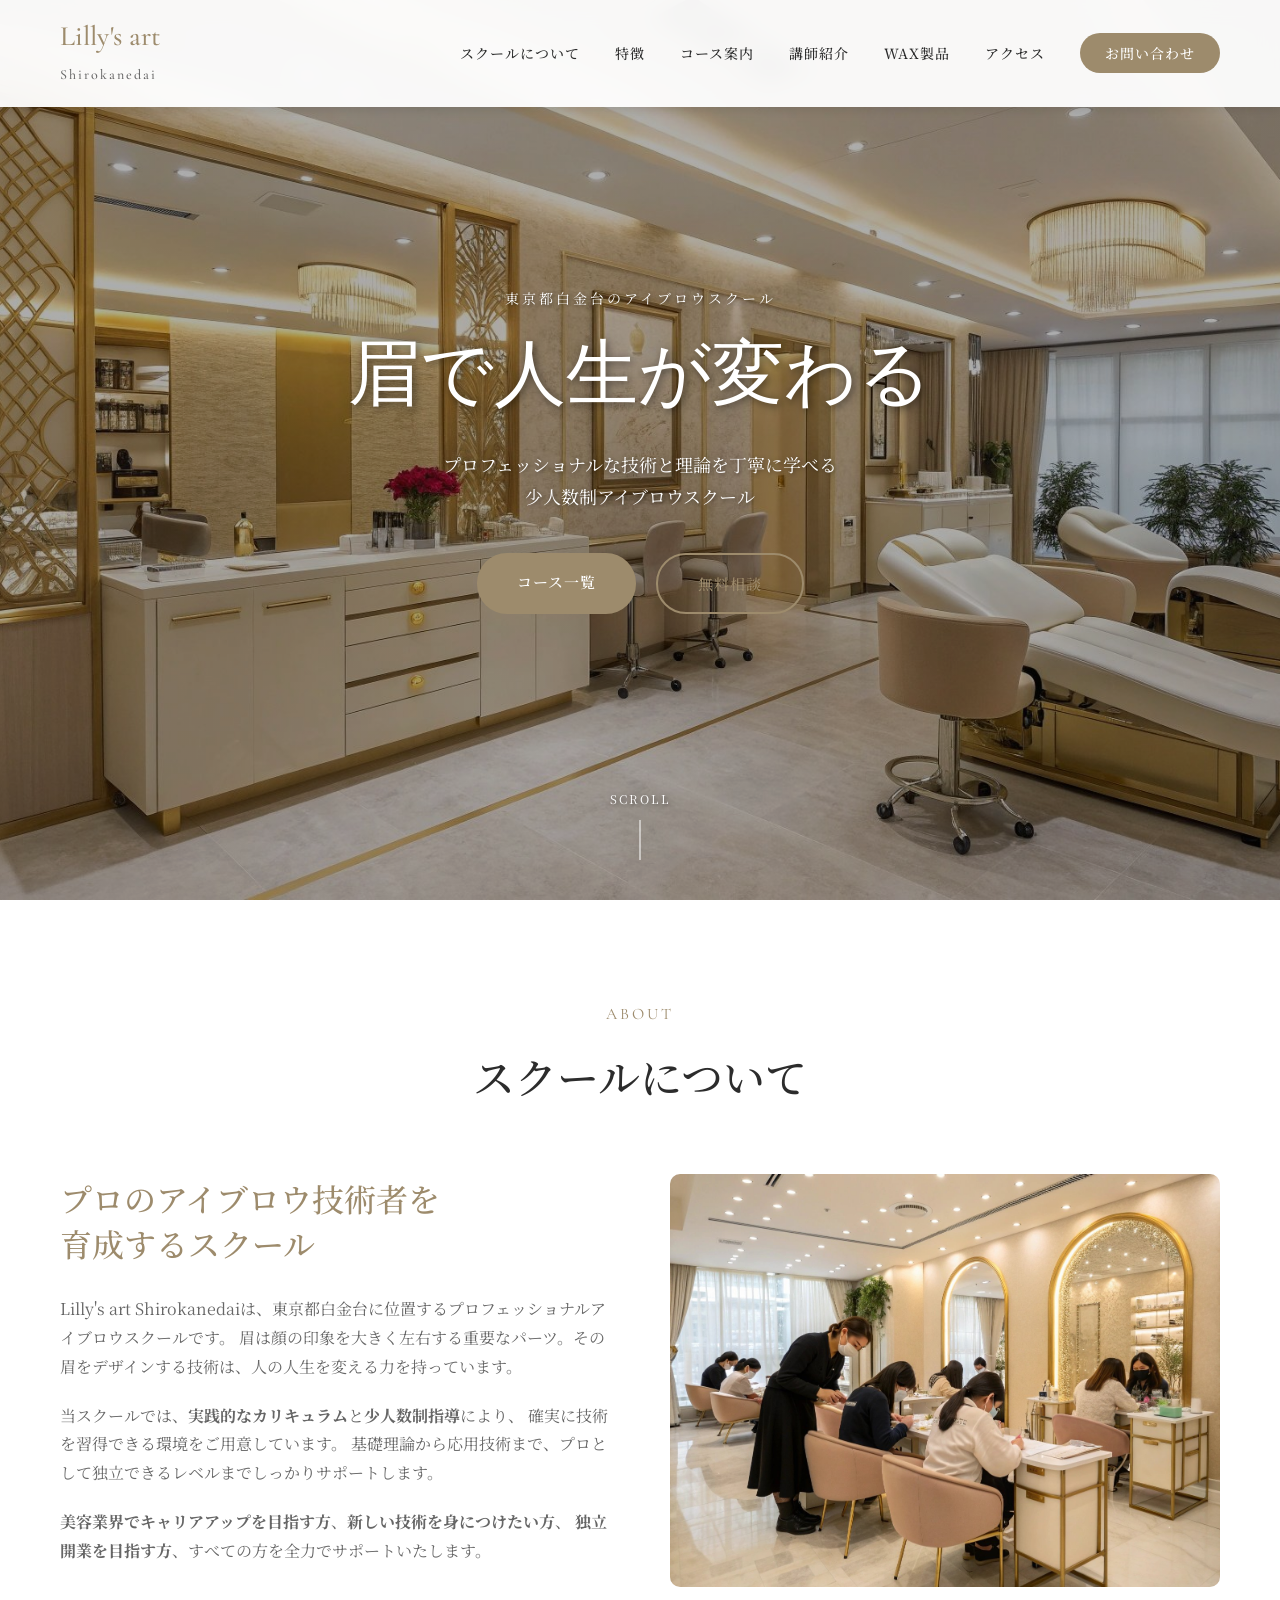
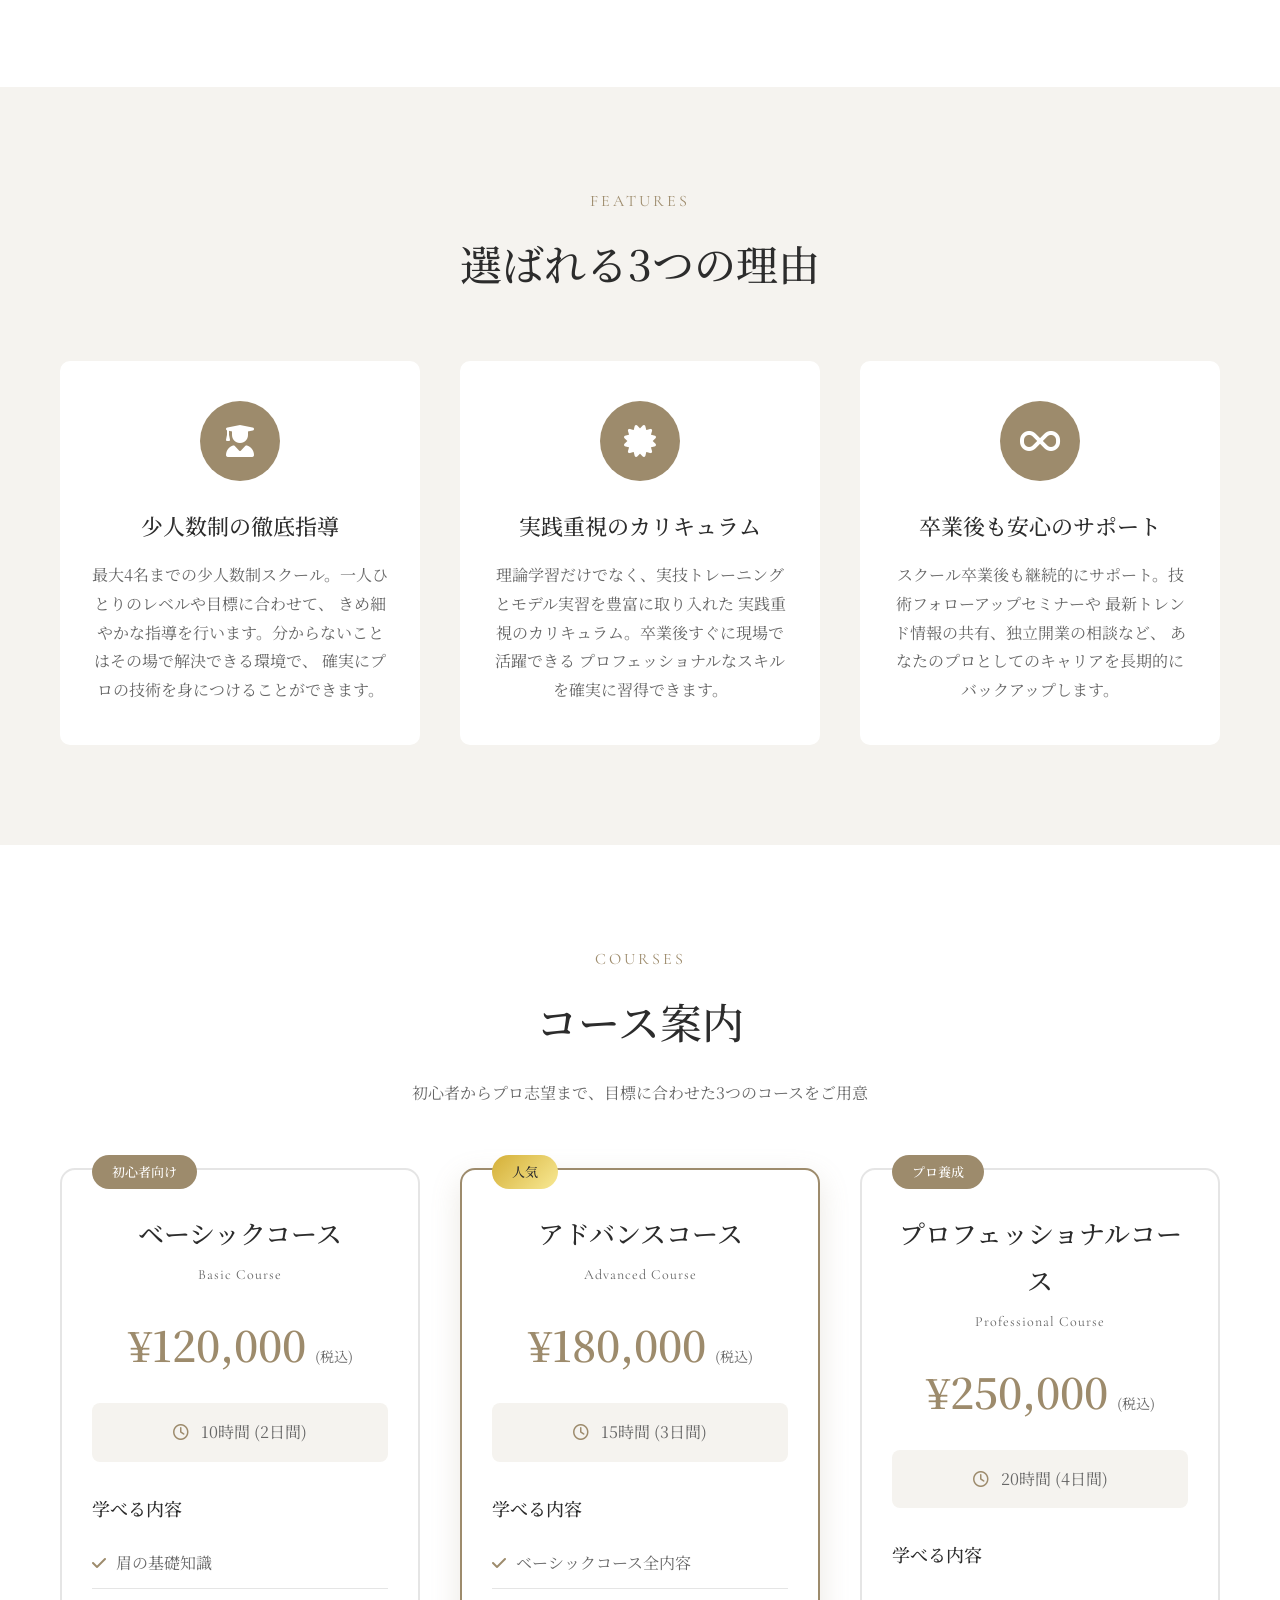
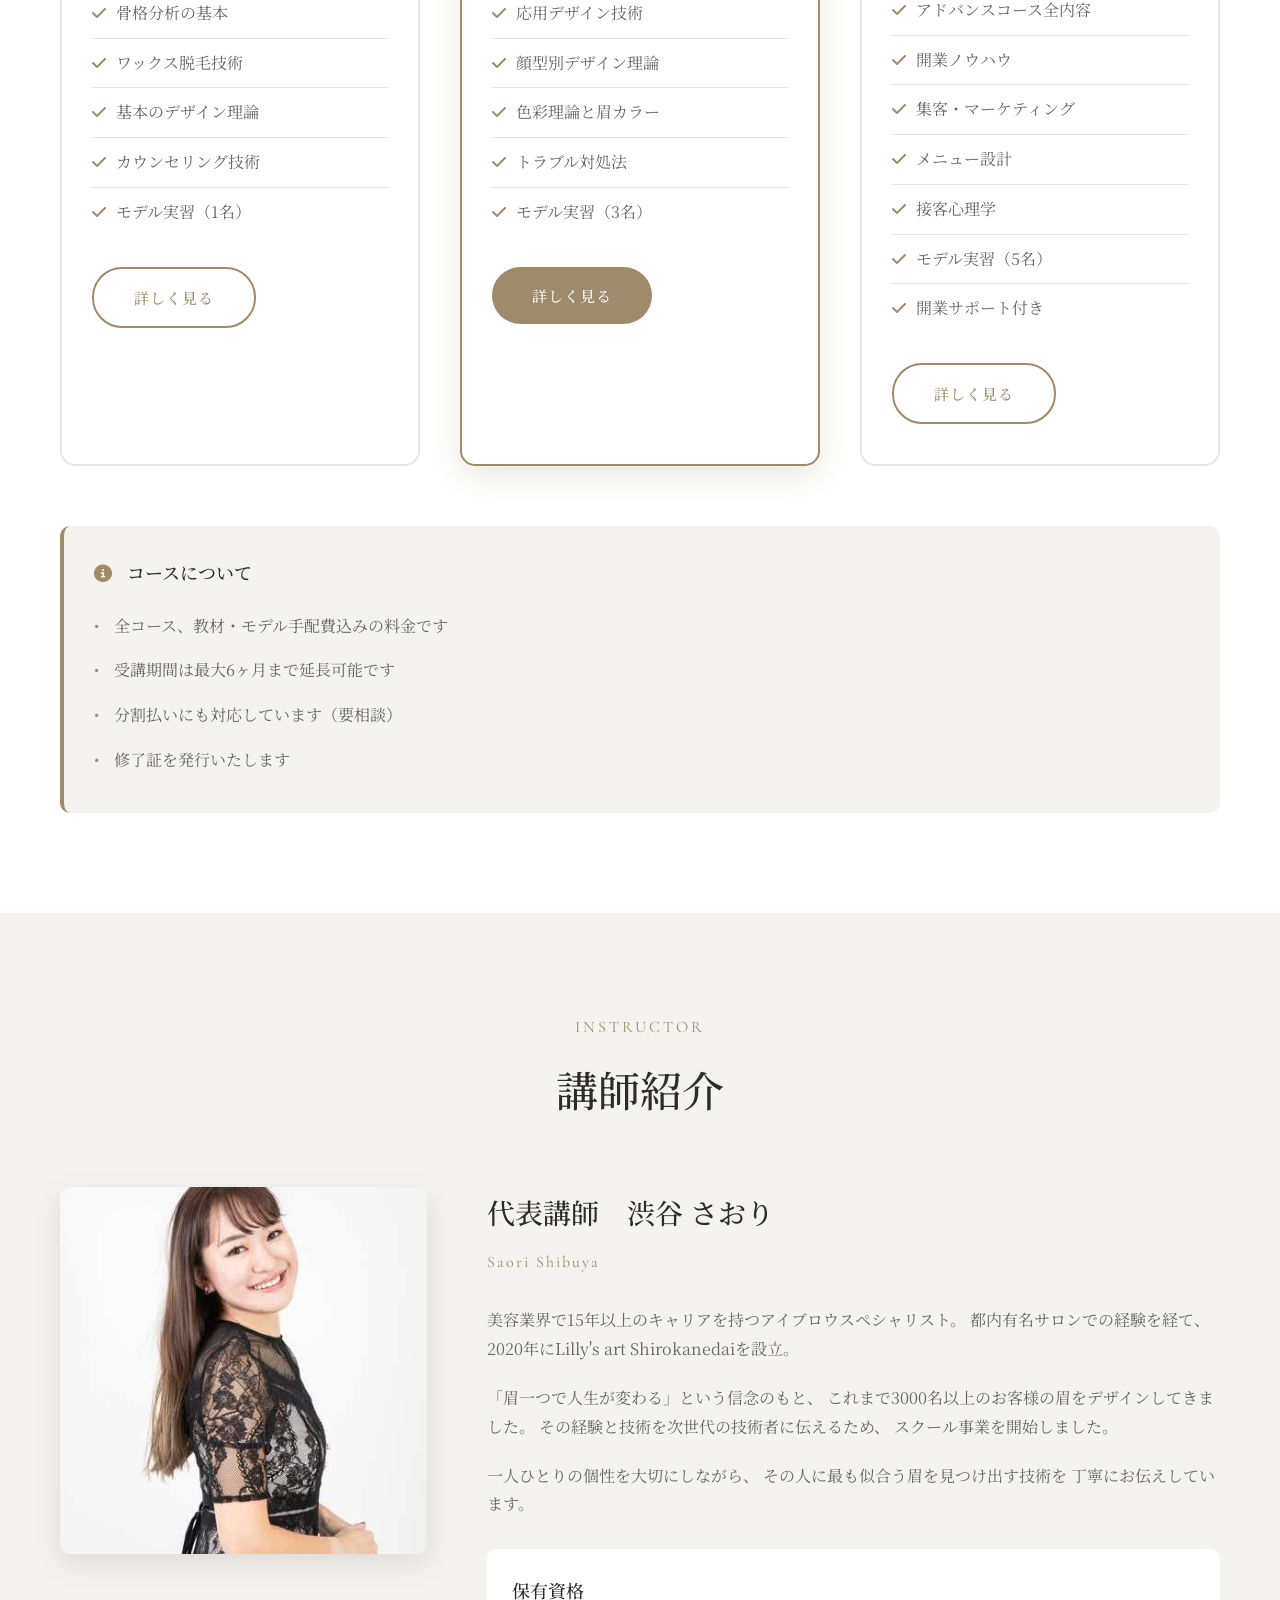
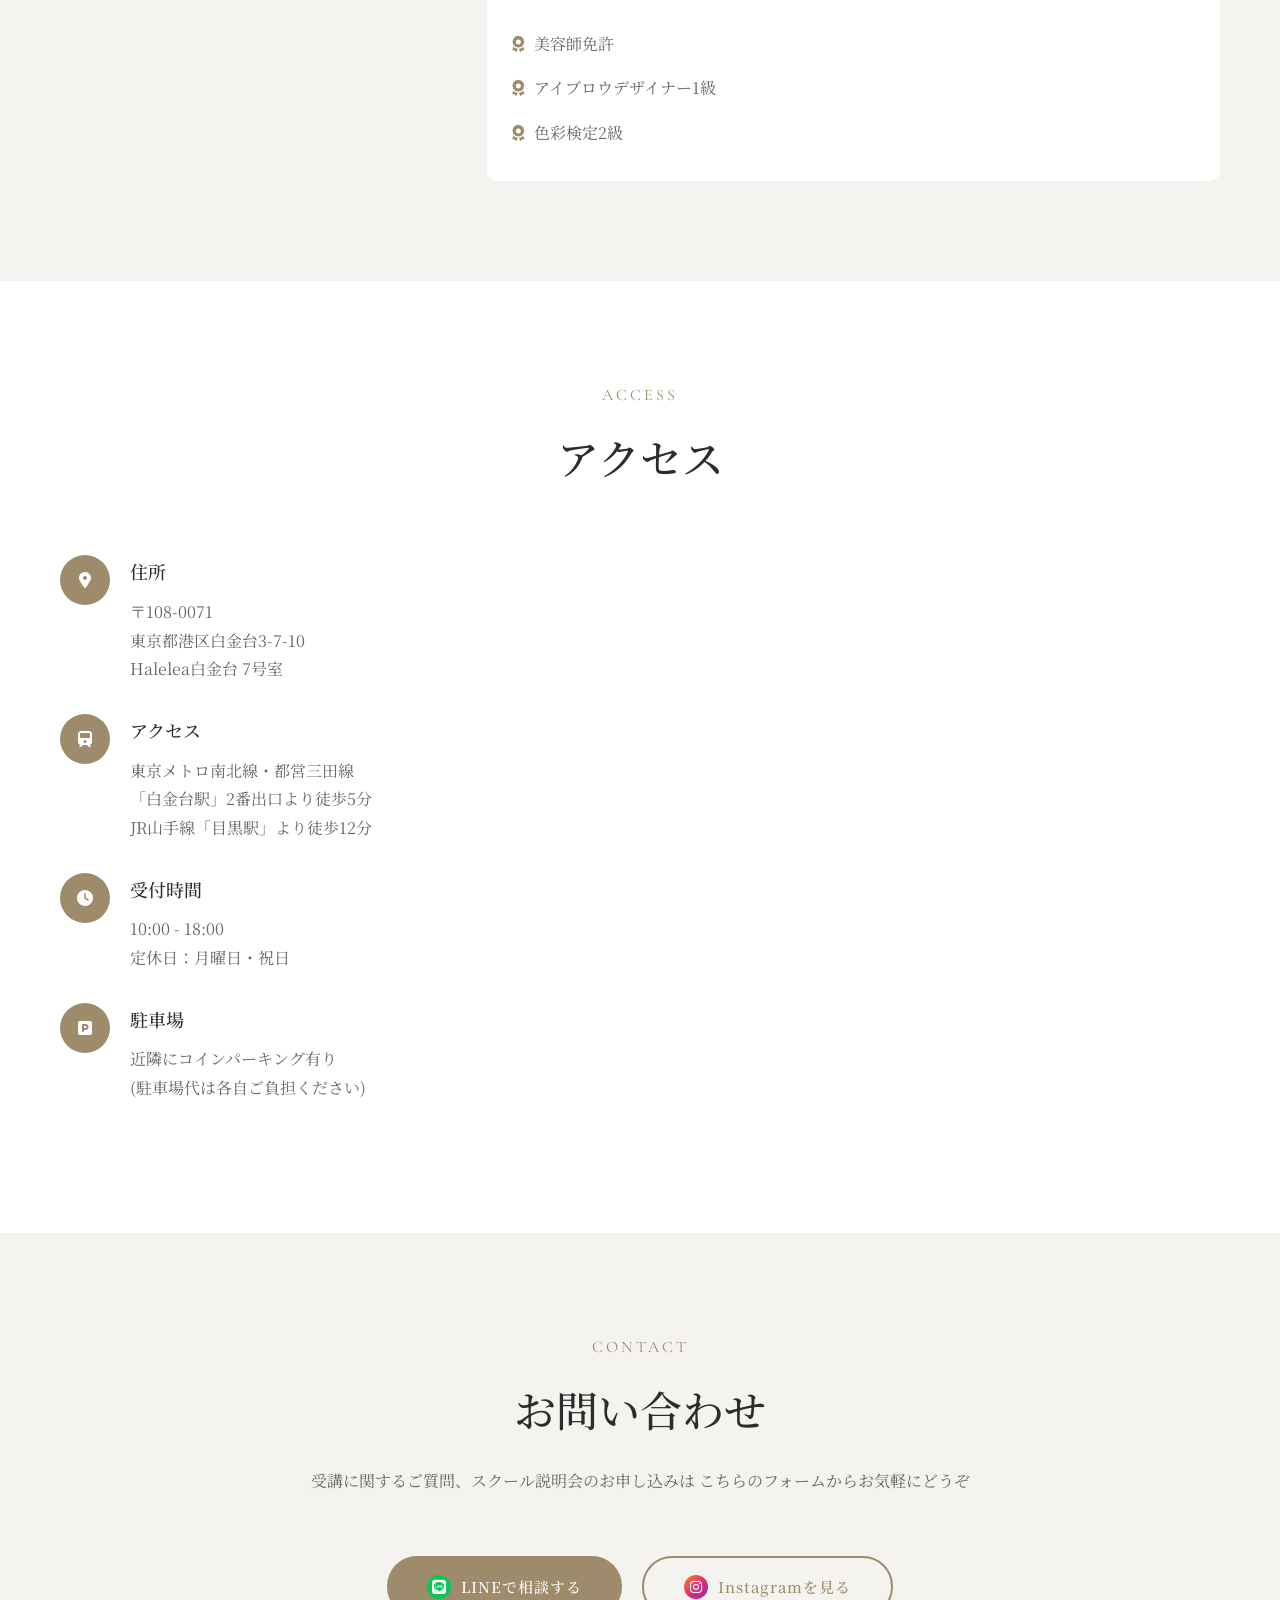
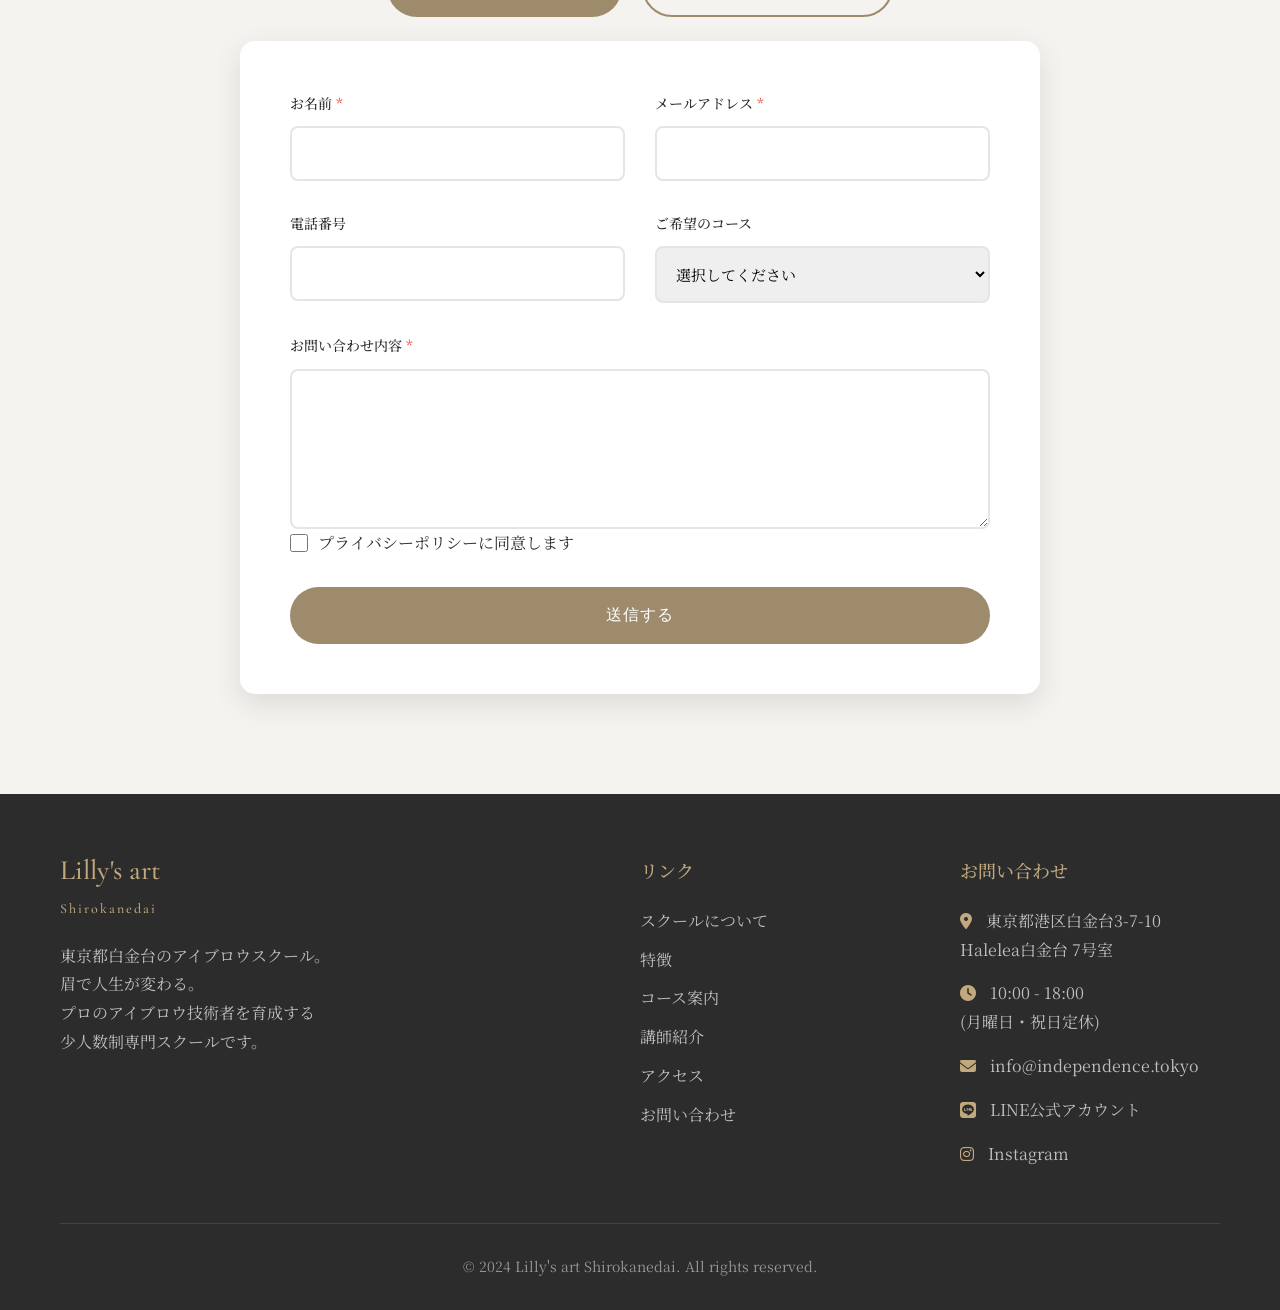
<file: index.html>
<!DOCTYPE html>
<html lang="ja">
<head>
    <meta charset="UTF-8">
    <meta name="viewport" content="width=device-width, initial-scale=1.0">
    <meta name="description" content="東京都白金台のアイブロウスクール Lilly's art Shirokanedai。眉で人生が変わる。プロフェッショナルな技術を学べる少人数制スクールです。">
    <meta property="og:type" content="website">
    <meta property="og:locale" content="ja_JP">
    <meta property="og:site_name" content="Lilly's art Shirokanedai">
    <meta property="og:title" content="Lilly's art Shirokanedai">
    <meta property="og:description" content="東京都白金台のアイブロウスクール Lilly's art Shirokanedai">
    <meta property="og:url" content="https://liliiys-art.netlify.app/">
    <meta property="og:image" content="https://liliiys-art.netlify.app/images/ogp-cover.jpg">
    <meta property="og:image:secure_url" content="https://liliiys-art.netlify.app/images/ogp-cover.jpg">
    <meta property="og:image:type" content="image/jpeg">
    <meta property="og:image:width" content="1200">
    <meta property="og:image:height" content="630">
    <meta property="og:image:alt" content="Lilly's art Shirokanedai ロゴ">
    <meta name="twitter:card" content="summary_large_image">
    <meta name="twitter:title" content="Lilly's art Shirokanedai">
    <meta name="twitter:description" content="東京都白金台のアイブロウスクール Lilly's art Shirokanedai">
    <meta name="twitter:image" content="https://liliiys-art.netlify.app/images/ogp-cover.jpg">
    <title>Lilly's art Shirokanedai | 東京都白金台のアイブロウスクール</title>
    
    <!-- Favicon -->
    <link rel="icon" type="image/png" sizes="32x32" href="images/favicon.png">
    <link rel="icon" type="image/png" sizes="16x16" href="images/favicon.png">
    <link rel="apple-touch-icon" sizes="180x180" href="images/favicon.png">
    <link rel="shortcut icon" href="images/favicon.png">
    
    <!-- Google Fonts -->
    <link rel="preconnect" href="https://fonts.googleapis.com">
    <link rel="preconnect" href="https://fonts.gstatic.com" crossorigin>
    <link href="https://fonts.googleapis.com/css2?family=Noto+Serif+JP:wght@300;400;500;600;700&family=Cormorant+Garamond:wght@300;400;500;600&display=swap" rel="stylesheet">
    
    <!-- Font Awesome -->
    <link rel="stylesheet" href="https://cdnjs.cloudflare.com/ajax/libs/font-awesome/6.4.0/css/all.min.css">
    
    <!-- AOS Animation Library -->
    <link rel="stylesheet" href="https://unpkg.com/aos@next/dist/aos.css" />
    
    <!-- Custom CSS -->
    <link rel="stylesheet" href="css/style.css">
    <link rel="stylesheet" href="css/contact-quick-icons.css">
</head>
<body>
    <!-- Header -->
    <header class="header" id="header">
        <div class="container">
            <div class="header-content">
                <div class="logo">
                    <h1>Lilly's art<br><span>Shirokanedai</span></h1>
                </div>
                <nav class="nav" id="nav">
                    <ul class="nav-list">
                        <li><a href="#about">スクールについて</a></li>
                        <li><a href="#features">特徴</a></li>
                        <li><a href="#courses">コース案内</a></li>
                        <li><a href="#instructor">講師紹介</a></li>
                        <li><a href="/wax-product">WAX製品</a></li>
                        <li><a href="#access">アクセス</a></li>
                        <li><a href="#contact" class="btn-nav">お問い合わせ</a></li>
                    </ul>
                </nav>
                <button class="hamburger" id="hamburger">
                    <span></span>
                    <span></span>
                    <span></span>
                </button>
            </div>
        </div>
    </header>

    <!-- Hero Section -->
    <section class="hero" style="background-image: linear-gradient(rgba(0,0,0,0.32), rgba(0,0,0,0.32)), url('images/hero-bg.jpg'); background-size: cover; background-position: center;">
        <div class="hero-overlay"></div>
        <div class="hero-content">
            <div class="hero-text" data-aos="fade-up">
                <p class="hero-subtitle">東京都白金台のアイブロウスクール</p>
                <h2 class="hero-title">眉で人生が変わる</h2>
                <p class="hero-description">
                    プロフェッショナルな技術と理論を丁寧に学べる<br>
                    少人数制アイブロウスクール
                </p>
                <div class="hero-buttons">
                    <a href="#courses" class="btn btn-primary">コース一覧</a>
                    <a href="#contact" class="btn btn-secondary">無料相談</a>
                </div>
            </div>
        </div>
        <div class="scroll-indicator">
            <span>SCROLL</span>
            <div class="scroll-line"></div>
        </div>
    </section>

    <!-- About Section -->
    <section class="about" id="about">
        <div class="container">
            <div class="section-header" data-aos="fade-up">
                <p class="section-subtitle">About</p>
                <h2 class="section-title">スクールについて</h2>
            </div>
            <div class="about-content">
                <div class="about-text" data-aos="fade-right">
                    <h3>プロのアイブロウ技術者を<br>育成するスクール</h3>
                    <p>
                        Lilly's art Shirokanedaiは、東京都白金台に位置するプロフェッショナルアイブロウスクールです。
                        眉は顔の印象を大きく左右する重要なパーツ。その眉をデザインする技術は、人の人生を変える力を持っています。
                    </p>
                    <p>
                        当スクールでは、<strong>実践的なカリキュラム</strong>と<strong>少人数制指導</strong>により、
                        確実に技術を習得できる環境をご用意しています。
                        基礎理論から応用技術まで、プロとして独立できるレベルまでしっかりサポートします。
                    </p>
                    <p>
                        <strong>美容業界でキャリアアップを目指す方</strong>、<strong>新しい技術を身につけたい方</strong>、
                        <strong>独立開業を目指す方</strong>、すべての方を全力でサポートいたします。
                    </p>
                </div>
                <div class="about-image" data-aos="fade-left">
                    <img src="images/about.jpg" alt="スクールの様子" style="border-radius: 10px; width: 100%;">
                </div>
            </div>
        </div>
    </section>

    <!-- Features Section -->
    <section class="features" id="features">
        <div class="container">
            <div class="section-header" data-aos="fade-up">
                <p class="section-subtitle">Features</p>
                <h2 class="section-title">選ばれる3つの理由</h2>
            </div>
            <div class="features-grid">
                <div class="feature-card" data-aos="fade-up" data-aos-delay="100">
                    <div class="feature-icon">
                        <i class="fas fa-user-graduate"></i>
                    </div>
                    <h3>少人数制の徹底指導</h3>
                    <p>
                        最大4名までの少人数制スクール。一人ひとりのレベルや目標に合わせて、
                        きめ細やかな指導を行います。分からないことはその場で解決できる環境で、
                        確実にプロの技術を身につけることができます。
                    </p>
                </div>
                <div class="feature-card" data-aos="fade-up" data-aos-delay="200">
                    <div class="feature-icon">
                        <i class="fas fa-certificate"></i>
                    </div>
                    <h3>実践重視のカリキュラム</h3>
                    <p>
                        理論学習だけでなく、実技トレーニングとモデル実習を豊富に取り入れた
                        実践重視のカリキュラム。卒業後すぐに現場で活躍できる
                        プロフェッショナルなスキルを確実に習得できます。
                    </p>
                </div>
                <div class="feature-card" data-aos="fade-up" data-aos-delay="300">
                    <div class="feature-icon">
                        <i class="fas fa-infinity"></i>
                    </div>
                    <h3>卒業後も安心のサポート</h3>
                    <p>
                        スクール卒業後も継続的にサポート。技術フォローアップセミナーや
                        最新トレンド情報の共有、独立開業の相談など、
                        あなたのプロとしてのキャリアを長期的にバックアップします。
                    </p>
                </div>
            </div>
        </div>
    </section>

    <!-- Courses Section -->
    <section class="courses" id="courses">
        <div class="container">
            <div class="section-header" data-aos="fade-up">
                <p class="section-subtitle">Courses</p>
                <h2 class="section-title">コース案内</h2>
                <p class="section-description">
                    初心者からプロ志望まで、目標に合わせた3つのコースをご用意
                </p>
            </div>
            <div class="courses-grid">
                <!-- Basic Course -->
                <div class="course-card" data-aos="fade-up" data-aos-delay="100">
                    <div class="course-badge">初心者向け</div>
                    <div class="course-header">
                        <h3>ベーシックコース</h3>
                        <p class="course-subtitle">Basic Course</p>
                    </div>
                    <div class="course-price">
                        <span class="price-amount">¥120,000</span>
                        <span class="price-tax">(税込)</span>
                    </div>
                    <div class="course-duration">
                        <i class="far fa-clock"></i>
                        <span>10時間 (2日間)</span>
                    </div>
                    <div class="course-content">
                        <h4>学べる内容</h4>
                        <ul>
                            <li><i class="fas fa-check"></i>眉の基礎知識</li>
                            <li><i class="fas fa-check"></i>骨格分析の基本</li>
                            <li><i class="fas fa-check"></i>ワックス脱毛技術</li>
                            <li><i class="fas fa-check"></i>基本のデザイン理論</li>
                            <li><i class="fas fa-check"></i>カウンセリング技術</li>
                            <li><i class="fas fa-check"></i>モデル実習（1名）</li>
                        </ul>
                    </div>
                    <a href="#contact" class="btn btn-outline">詳しく見る</a>
                </div>

                <!-- Advanced Course -->
                <div class="course-card featured" data-aos="fade-up" data-aos-delay="200">
                    <div class="course-badge popular">人気</div>
                    <div class="course-header">
                        <h3>アドバンスコース</h3>
                        <p class="course-subtitle">Advanced Course</p>
                    </div>
                    <div class="course-price">
                        <span class="price-amount">¥180,000</span>
                        <span class="price-tax">(税込)</span>
                    </div>
                    <div class="course-duration">
                        <i class="far fa-clock"></i>
                        <span>15時間 (3日間)</span>
                    </div>
                    <div class="course-content">
                        <h4>学べる内容</h4>
                        <ul>
                            <li><i class="fas fa-check"></i>ベーシックコース全内容</li>
                            <li><i class="fas fa-check"></i>応用デザイン技術</li>
                            <li><i class="fas fa-check"></i>顔型別デザイン理論</li>
                            <li><i class="fas fa-check"></i>色彩理論と眉カラー</li>
                            <li><i class="fas fa-check"></i>トラブル対処法</li>
                            <li><i class="fas fa-check"></i>モデル実習（3名）</li>
                        </ul>
                    </div>
                    <a href="#contact" class="btn btn-primary">詳しく見る</a>
                </div>

                <!-- Professional Course -->
                <div class="course-card" data-aos="fade-up" data-aos-delay="300">
                    <div class="course-badge">プロ養成</div>
                    <div class="course-header">
                        <h3>プロフェッショナルコース</h3>
                        <p class="course-subtitle">Professional Course</p>
                    </div>
                    <div class="course-price">
                        <span class="price-amount">¥250,000</span>
                        <span class="price-tax">(税込)</span>
                    </div>
                    <div class="course-duration">
                        <i class="far fa-clock"></i>
                        <span>20時間 (4日間)</span>
                    </div>
                    <div class="course-content">
                        <h4>学べる内容</h4>
                        <ul>
                            <li><i class="fas fa-check"></i>アドバンスコース全内容</li>
                            <li><i class="fas fa-check"></i>開業ノウハウ</li>
                            <li><i class="fas fa-check"></i>集客・マーケティング</li>
                            <li><i class="fas fa-check"></i>メニュー設計</li>
                            <li><i class="fas fa-check"></i>接客心理学</li>
                            <li><i class="fas fa-check"></i>モデル実習（5名）</li>
                            <li><i class="fas fa-check"></i>開業サポート付き</li>
                        </ul>
                    </div>
                    <a href="#contact" class="btn btn-outline">詳しく見る</a>
                </div>
            </div>

            <!-- Course Notes -->
            <div class="course-notes" data-aos="fade-up">
                <h4><i class="fas fa-info-circle"></i> コースについて</h4>
                <ul>
                    <li>全コース、教材・モデル手配費込みの料金です</li>
                    <li>受講期間は最大6ヶ月まで延長可能です</li>
                    <li>分割払いにも対応しています（要相談）</li>
                    <li>修了証を発行いたします</li>
                </ul>
            </div>
        </div>
    </section>

    <!-- Instructor Section -->
    <section class="instructor" id="instructor">
        <div class="container">
            <div class="section-header" data-aos="fade-up">
                <p class="section-subtitle">Instructor</p>
                <h2 class="section-title">講師紹介</h2>
            </div>
            <div class="instructor-content">
                <div class="instructor-image" data-aos="fade-right">
                    <img src="images/instructor.jpg" alt="代表講師 渋谷さおり" style="border-radius: 10px; width: 100%; box-shadow: 0 10px 30px rgba(0,0,0,0.1);">
                </div>
                <div class="instructor-text" data-aos="fade-left">
                    <h3>代表講師　渋谷 さおり</h3>
                    <p class="instructor-title">Saori Shibuya</p>
                    <div class="instructor-bio">
                        <p>
                            美容業界で15年以上のキャリアを持つアイブロウスペシャリスト。
                            都内有名サロンでの経験を経て、2020年にLilly's art Shirokanedaiを設立。
                        </p>
                        <p>
                            「眉一つで人生が変わる」という信念のもと、
                            これまで3000名以上のお客様の眉をデザインしてきました。
                            その経験と技術を次世代の技術者に伝えるため、
                            スクール事業を開始しました。
                        </p>
                        <p>
                            一人ひとりの個性を大切にしながら、
                            その人に最も似合う眉を見つけ出す技術を
                            丁寧にお伝えしています。
                        </p>
                    </div>
                    <div class="instructor-credentials">
                        <h4>保有資格</h4>
                        <ul>
                            <li><i class="fas fa-award"></i>美容師免許</li>
                            <li><i class="fas fa-award"></i>アイブロウデザイナー1級</li>
                            <li><i class="fas fa-award"></i>色彩検定2級</li>
                        </ul>
                    </div>
                </div>
            </div>
        </div>
    </section>

    <!-- Access Section -->
    <section class="access" id="access">
        <div class="container">
            <div class="section-header" data-aos="fade-up">
                <p class="section-subtitle">Access</p>
                <h2 class="section-title">アクセス</h2>
            </div>
            <div class="access-content">
                <div class="access-info" data-aos="fade-right">
                    <div class="info-item">
                        <div class="info-icon">
                            <i class="fas fa-map-marker-alt"></i>
                        </div>
                        <div class="info-text">
                            <h4>住所</h4>
                            <p>
                                〒108-0071<br>
                                東京都港区白金台3-7-10<br>
                                Halelea白金台 7号室
                            </p>
                        </div>
                    </div>
                    <div class="info-item">
                        <div class="info-icon">
                            <i class="fas fa-train"></i>
                        </div>
                        <div class="info-text">
                            <h4>アクセス</h4>
                            <p>
                                東京メトロ南北線・都営三田線<br>
                                「白金台駅」2番出口より徒歩5分<br>
                                JR山手線「目黒駅」より徒歩12分
                            </p>
                        </div>
                    </div>
                    <div class="info-item">
                        <div class="info-icon">
                            <i class="fas fa-clock"></i>
                        </div>
                        <div class="info-text">
                            <h4>受付時間</h4>
                            <p>
                                10:00 - 18:00<br>
                                定休日：月曜日・祝日
                            </p>
                        </div>
                    </div>
                    <div class="info-item">
                        <div class="info-icon">
                            <i class="fas fa-parking"></i>
                        </div>
                        <div class="info-text">
                            <h4>駐車場</h4>
                            <p>
                                近隣にコインパーキング有り<br>
                                (駐車場代は各自ご負担ください)
                            </p>
                        </div>
                    </div>
                </div>
                <div class="access-map" data-aos="fade-left">
                    <iframe 
                        src="https://www.google.com/maps/embed?pb=!1m18!1m12!1m3!1d3243.8326891088877!2d139.71970831525897!3d35.64163638020219!2m3!1f0!2f0!3f0!3m2!1i1024!2i768!4f13.1!3m3!1m2!1s0x60188b0c0c0c0c0d%3A0x0!2z5p2x5Lqs6YO95riv5Yy655m96YeR5Y-w77yT5LiB55uu77yX4oiS77yR77yQ!5e0!3m2!1sja!2sjp!4v1234567890123!5m2!1sja!2sjp" 
                        width="100%" 
                        height="100%" 
                        style="border:0; border-radius: 10px;" 
                        allowfullscreen="" 
                        loading="lazy" 
                        referrerpolicy="no-referrer-when-downgrade">
                    </iframe>
                </div>
            </div>
        </div>
    </section>

    <!-- Contact Section -->
    <section class="contact" id="contact">
        <div class="container">
            <div class="section-header" data-aos="fade-up">
                <p class="section-subtitle">Contact</p>
                <h2 class="section-title">お問い合わせ</h2>
                <p class="section-description">
                    受講に関するご質問、スクール説明会のお申し込みは<br class="sp-only">
                    こちらのフォームからお気軽にどうぞ
                </p>
            </div>
            <div class="hero-buttons" data-aos="fade-up" style="justify-content:center; margin: 0 auto 24px; max-width: 800px;">
                <a href="https://lin.ee/VQQdYSy" class="btn btn-primary" target="_blank" rel="noopener noreferrer">
                    <i class="fab fa-line"></i>
                    LINEで相談する
                </a>
                <a href="https://www.instagram.com/lilly_s_art_academy?igsh=MTdmNGFqZjZ2emM5&utm_source=qr" class="btn btn-secondary" target="_blank" rel="noopener noreferrer">
                    <i class="fab fa-instagram"></i>
                    Instagramを見る
                </a>
            </div>
            <div class="contact-content">
                <form class="contact-form" data-aos="fade-up" id="contactForm">
                    <div class="form-row">
                        <div class="form-group">
                            <label for="name">お名前 <span class="required">*</span></label>
                            <input type="text" id="name" name="name" required>
                        </div>
                        <div class="form-group">
                            <label for="email">メールアドレス <span class="required">*</span></label>
                            <input type="email" id="email" name="email" required>
                        </div>
                    </div>
                    <div class="form-row">
                        <div class="form-group">
                            <label for="phone">電話番号</label>
                            <input type="tel" id="phone" name="phone">
                        </div>
                        <div class="form-group">
                            <label for="course">ご希望のコース</label>
                            <select id="course" name="course">
                                <option value="">選択してください</option>
                                <option value="basic">ベーシックコース</option>
                                <option value="advanced">アドバンスコース</option>
                                <option value="professional">プロフェッショナルコース</option>
                                <option value="other">その他・相談</option>
                            </select>
                        </div>
                    </div>
                    <div class="form-group">
                        <label for="message">お問い合わせ内容 <span class="required">*</span></label>
                        <textarea id="message" name="message" rows="6" required></textarea>
                    </div>
                    <div class="form-privacy">
                        <label class="checkbox-label">
                            <input type="checkbox" name="privacy" required>
                            <span>プライバシーポリシーに同意します</span>
                        </label>
                    </div>
                    <button type="submit" class="btn btn-primary btn-submit">
                        送信する
                    </button>
                </form>
            </div>
        </div>
    </section>

    <!-- Footer -->
    <footer class="footer">
        <div class="container">
            <div class="footer-content">
                <div class="footer-about">
                    <h3 class="footer-logo">Lilly's art<br><span>Shirokanedai</span></h3>
                    <p>
                        東京都白金台のアイブロウスクール。<br>
                        眉で人生が変わる。<br>
                        プロのアイブロウ技術者を育成する<br>
                        少人数制専門スクールです。
                    </p>
                </div>
                <div class="footer-links">
                    <h4>リンク</h4>
                    <ul>
                        <li><a href="#about">スクールについて</a></li>
                        <li><a href="#features">特徴</a></li>
                        <li><a href="#courses">コース案内</a></li>
                        <li><a href="#instructor">講師紹介</a></li>
                        <li><a href="#access">アクセス</a></li>
                        <li><a href="#contact">お問い合わせ</a></li>
                    </ul>
                </div>
                <div class="footer-contact">
                    <h4>お問い合わせ</h4>
                    <p>
                        <i class="fas fa-map-marker-alt"></i>
                        東京都港区白金台3-7-10<br>
                        Halelea白金台 7号室
                    </p>
                    <p>
                        <i class="fas fa-clock"></i>
                        10:00 - 18:00<br>
                        (月曜日・祝日定休)
                    </p>
                    <p>
                        <i class="fas fa-envelope"></i>
                        <a href="mailto:info@independence.tokyo">info@independence.tokyo</a>
                    </p>
                    <p>
                        <i class="fab fa-line"></i>
                        <a href="https://lin.ee/VQQdYSy" target="_blank" rel="noopener noreferrer">LINE公式アカウント</a>
                    </p>
                    <p>
                        <i class="fab fa-instagram"></i>
                        <a href="https://www.instagram.com/lilly_s_art_academy?igsh=MTdmNGFqZjZ2emM5&utm_source=qr" target="_blank" rel="noopener noreferrer">Instagram</a>
                    </p>
                </div>
            </div>
            <div class="footer-bottom">
                <p>&copy; 2024 Lilly's art Shirokanedai. All rights reserved.</p>
            </div>
        </div>
    </footer>

    <!-- Back to Top Button -->
    <button class="back-to-top" id="backToTop">
        <i class="fas fa-arrow-up"></i>
    </button>

    <!-- AOS Animation Library -->
    <script src="https://unpkg.com/aos@next/dist/aos.js"></script>
    
    <!-- Custom JavaScript -->
    <script src="js/script.js"></script>
</body>
</html>
</file>
<file: css/style.css>
/* ==========================================
   CSS Variables
========================================== */
:root {
    /* Colors */
    --primary-color: #9d8b6c;
    --primary-dark: #7d6b4c;
    --primary-light: #c1a87d;
    --secondary-color: #f5f3ef;
    --text-dark: #2c2c2c;
    --text-gray: #666666;
    --text-light: #999999;
    --white: #ffffff;
    --border-color: #e5e5e5;
    --shadow: rgba(0, 0, 0, 0.1);
    
    /* Fonts */
    --font-primary: 'Noto Serif JP', serif;
    --font-secondary: 'Cormorant Garamond', serif;
    
    /* Spacing */
    --section-padding: 100px;
    --container-width: 1200px;
    
    /* Transitions */
    --transition: all 0.3s ease;
}

/* ==========================================
   Reset & Base Styles
========================================== */
* {
    margin: 0;
    padding: 0;
    box-sizing: border-box;
}

html {
    scroll-behavior: smooth;
}

body {
    font-family: var(--font-primary);
    color: var(--text-dark);
    line-height: 1.8;
    font-size: 16px;
    overflow-x: hidden;
}

img {
    max-width: 100%;
    height: auto;
    display: block;
}

a {
    text-decoration: none;
    color: inherit;
    transition: var(--transition);
}

ul {
    list-style: none;
}

/* ==========================================
   Utility Classes
========================================== */
.container {
    max-width: var(--container-width);
    margin: 0 auto;
    padding: 0 20px;
}

.sp-only {
    display: none;
}

@media (max-width: 768px) {
    .sp-only {
        display: inline;
    }
    .pc-only {
        display: none;
    }
}

/* ==========================================
   Header
========================================== */
.header {
    position: fixed;
    top: 0;
    left: 0;
    width: 100%;
    background: rgba(255, 255, 255, 0.95);
    backdrop-filter: blur(10px);
    z-index: 1000;
    box-shadow: 0 2px 10px var(--shadow);
    transition: var(--transition);
}

.header-content {
    display: flex;
    justify-content: space-between;
    align-items: center;
    padding: 20px 0;
}

.logo h1 {
    font-family: var(--font-secondary);
    font-size: 28px;
    font-weight: 500;
    color: var(--primary-color);
    line-height: 1.2;
}

.logo h1 span {
    font-size: 14px;
    letter-spacing: 2px;
    color: var(--text-gray);
}

.nav-list {
    display: flex;
    gap: 35px;
    align-items: center;
}

.nav-list li a {
    font-size: 14px;
    font-weight: 500;
    letter-spacing: 1px;
    position: relative;
}

.nav-list li a:hover {
    color: var(--primary-color);
}

.nav-list li a::after {
    content: '';
    position: absolute;
    bottom: -5px;
    left: 0;
    width: 0;
    height: 2px;
    background: var(--primary-color);
    transition: width 0.3s ease;
}

.nav-list li a:hover::after {
    width: 100%;
}

.btn-nav {
    background: var(--primary-color);
    color: var(--white);
    padding: 10px 25px;
    border-radius: 30px;
}

.btn-nav:hover {
    background: var(--primary-dark);
}

.btn-nav::after {
    display: none;
}

.hamburger {
    display: none;
    flex-direction: column;
    background: none;
    border: none;
    cursor: pointer;
    padding: 10px;
}

.hamburger span {
    width: 25px;
    height: 2px;
    background: var(--text-dark);
    margin: 3px 0;
    transition: var(--transition);
}

/* ==========================================
   Hero Section
========================================== */
.hero {
    position: relative;
    height: 100vh;
    min-height: 600px;
    display: flex;
    align-items: center;
    justify-content: center;
    background: linear-gradient(135deg, var(--secondary-color) 0%, var(--primary-light) 100%);
    background-size: cover;
    background-position: center;
    background-attachment: fixed;
    overflow: hidden;
}

.hero-overlay {
    position: absolute;
    top: 0;
    left: 0;
    width: 100%;
    height: 100%;
    background: url('data:image/svg+xml,<svg xmlns="http://www.w3.org/2000/svg" viewBox="0 0 1440 320"><path fill="%239d8b6c" fill-opacity="0.05" d="M0,96L48,112C96,128,192,160,288,160C384,160,480,128,576,122.7C672,117,768,139,864,154.7C960,171,1056,181,1152,170.7C1248,160,1344,128,1392,112L1440,96L1440,320L1392,320C1344,320,1248,320,1152,320C1056,320,960,320,864,320C768,320,672,320,576,320C480,320,384,320,288,320C192,320,96,320,48,320L0,320Z"></path></svg>') no-repeat bottom;
    background-size: cover;
    opacity: 0.3;
}

.hero-content {
    position: relative;
    z-index: 1;
    text-align: center;
    padding: 0 20px;
}

.hero-subtitle {
    font-size: 14px;
    letter-spacing: 3px;
    color: var(--white);
    margin-bottom: 20px;
    text-transform: uppercase;
    text-shadow: 1px 1px 4px rgba(0, 0, 0, 0.5);
}

.hero-title {
    font-family: var(--font-secondary);
    font-size: 72px;
    font-weight: 500;
    color: var(--white);
    margin-bottom: 30px;
    line-height: 1.2;
    text-shadow: 2px 2px 8px rgba(0, 0, 0, 0.5);
}

.hero-description {
    font-size: 18px;
    color: var(--white);
    margin-bottom: 40px;
    line-height: 1.8;
    text-shadow: 1px 1px 4px rgba(0, 0, 0, 0.5);
}

.hero-buttons {
    display: flex;
    gap: 20px;
    justify-content: center;
}

.scroll-indicator {
    position: absolute;
    bottom: 40px;
    left: 50%;
    transform: translateX(-50%);
    text-align: center;
    color: var(--white);
    font-size: 12px;
    letter-spacing: 2px;
    text-shadow: 1px 1px 4px rgba(0, 0, 0, 0.5);
}

.scroll-line {
    width: 1px;
    height: 40px;
    background: var(--white);
    margin: 10px auto 0;
    animation: scroll 2s infinite;
}

@keyframes scroll {
    0%, 100% {
        transform: translateY(0);
        opacity: 1;
    }
    50% {
        transform: translateY(10px);
        opacity: 0.5;
    }
}

/* ==========================================
   Buttons
========================================== */
.btn {
    display: inline-block;
    padding: 15px 40px;
    border-radius: 30px;
    font-size: 15px;
    font-weight: 500;
    letter-spacing: 1px;
    transition: var(--transition);
    cursor: pointer;
    border: none;
}

.btn-primary {
    background: var(--primary-color);
    color: var(--white);
}

.btn-primary:hover {
    background: var(--primary-dark);
    transform: translateY(-2px);
    box-shadow: 0 5px 20px rgba(157, 139, 108, 0.3);
}

.btn-secondary {
    background: transparent;
    color: var(--primary-color);
    border: 2px solid var(--primary-color);
}

.btn-secondary:hover {
    background: var(--primary-color);
    color: var(--white);
}

.btn-outline {
    background: transparent;
    color: var(--primary-color);
    border: 2px solid var(--primary-color);
}

.btn-outline:hover {
    background: var(--primary-color);
    color: var(--white);
}

/* ==========================================
   Section Common Styles
========================================== */
section {
    padding: var(--section-padding) 0;
}

.section-header {
    text-align: center;
    margin-bottom: 60px;
}

.section-subtitle {
    font-family: var(--font-secondary);
    font-size: 16px;
    letter-spacing: 3px;
    color: var(--primary-color);
    margin-bottom: 10px;
    text-transform: uppercase;
}

.section-title {
    font-size: 42px;
    font-weight: 500;
    color: var(--text-dark);
    margin-bottom: 20px;
}

.section-description {
    font-size: 16px;
    color: var(--text-gray);
    max-width: 700px;
    margin: 0 auto;
}

/* ==========================================
   About Section
========================================== */
.about {
    background: var(--white);
}

.about-content {
    display: grid;
    grid-template-columns: 1fr 1fr;
    gap: 60px;
    align-items: center;
}

.about-text h3 {
    font-size: 32px;
    font-weight: 500;
    color: var(--primary-color);
    margin-bottom: 30px;
    line-height: 1.4;
}

.about-text p {
    margin-bottom: 20px;
    color: var(--text-gray);
}

.image-placeholder {
    background: var(--secondary-color);
    aspect-ratio: 4/3;
    border-radius: 10px;
    display: flex;
    flex-direction: column;
    align-items: center;
    justify-content: center;
    color: var(--primary-color);
}

.image-placeholder i {
    font-size: 48px;
    margin-bottom: 10px;
}

/* ==========================================
   Features Section
========================================== */
.features {
    background: var(--secondary-color);
}

.features-grid {
    display: grid;
    grid-template-columns: repeat(3, 1fr);
    gap: 40px;
}

.feature-card {
    background: var(--white);
    padding: 40px 30px;
    border-radius: 10px;
    text-align: center;
    transition: var(--transition);
}

.feature-card:hover {
    transform: translateY(-10px);
    box-shadow: 0 10px 30px var(--shadow);
}

.feature-icon {
    width: 80px;
    height: 80px;
    background: var(--primary-color);
    color: var(--white);
    border-radius: 50%;
    display: flex;
    align-items: center;
    justify-content: center;
    margin: 0 auto 25px;
    font-size: 32px;
}

.feature-card h3 {
    font-size: 22px;
    font-weight: 500;
    margin-bottom: 15px;
    color: var(--text-dark);
}

.feature-card p {
    color: var(--text-gray);
    line-height: 1.8;
}

/* ==========================================
   Courses Section
========================================== */
.courses {
    background: var(--white);
}

.courses-grid {
    display: grid;
    grid-template-columns: repeat(3, 1fr);
    gap: 40px;
    margin-bottom: 60px;
}

.course-card {
    background: var(--white);
    border: 2px solid var(--border-color);
    border-radius: 15px;
    padding: 40px 30px;
    transition: var(--transition);
    position: relative;
}

.course-card:hover {
    transform: translateY(-10px);
    box-shadow: 0 15px 40px var(--shadow);
    border-color: var(--primary-color);
}

.course-card.featured {
    border-color: var(--primary-color);
    box-shadow: 0 10px 30px rgba(157, 139, 108, 0.2);
}

.course-badge {
    position: absolute;
    top: -15px;
    left: 30px;
    background: var(--primary-color);
    color: var(--white);
    padding: 5px 20px;
    border-radius: 20px;
    font-size: 13px;
    font-weight: 500;
}

.course-badge.popular {
    background: linear-gradient(135deg, #d4af37 0%, #f8e994 100%);
    color: var(--text-dark);
}

.course-header {
    text-align: center;
    margin-bottom: 20px;
}

.course-header h3 {
    font-size: 26px;
    font-weight: 500;
    color: var(--text-dark);
    margin-bottom: 5px;
}

.course-subtitle {
    font-family: var(--font-secondary);
    font-size: 14px;
    color: var(--text-gray);
    letter-spacing: 1px;
}

.course-price {
    text-align: center;
    margin-bottom: 20px;
}

.price-amount {
    font-size: 42px;
    font-weight: 600;
    color: var(--primary-color);
}

.price-tax {
    font-size: 14px;
    color: var(--text-gray);
    margin-left: 5px;
}

.course-duration {
    text-align: center;
    padding: 15px;
    background: var(--secondary-color);
    border-radius: 8px;
    margin-bottom: 30px;
    color: var(--text-gray);
}

.course-duration i {
    margin-right: 8px;
    color: var(--primary-color);
}

.course-content h4 {
    font-size: 18px;
    font-weight: 500;
    margin-bottom: 15px;
    color: var(--text-dark);
}

.course-content ul {
    margin-bottom: 30px;
}

.course-content ul li {
    padding: 10px 0;
    border-bottom: 1px solid var(--border-color);
    color: var(--text-gray);
}

.course-content ul li:last-child {
    border-bottom: none;
}

.course-content ul li i {
    color: var(--primary-color);
    margin-right: 10px;
}

.course-notes {
    background: var(--secondary-color);
    padding: 30px;
    border-radius: 10px;
    border-left: 4px solid var(--primary-color);
}

.course-notes h4 {
    font-size: 18px;
    font-weight: 500;
    margin-bottom: 15px;
    color: var(--text-dark);
}

.course-notes h4 i {
    color: var(--primary-color);
    margin-right: 10px;
}

.course-notes ul li {
    padding: 8px 0;
    color: var(--text-gray);
    padding-left: 20px;
    position: relative;
}

.course-notes ul li::before {
    content: '•';
    position: absolute;
    left: 0;
    color: var(--primary-color);
}

/* ==========================================
   Instructor Section
========================================== */
.instructor {
    background: var(--secondary-color);
}

.instructor-content {
    display: grid;
    grid-template-columns: 1fr 2fr;
    gap: 60px;
    align-items: start;
}

.instructor-text h3 {
    font-size: 28px;
    font-weight: 500;
    color: var(--text-dark);
    margin-bottom: 10px;
}

.instructor-title {
    font-family: var(--font-secondary);
    font-size: 16px;
    color: var(--primary-color);
    letter-spacing: 2px;
    margin-bottom: 30px;
}

.instructor-bio p {
    margin-bottom: 20px;
    color: var(--text-gray);
}

.instructor-credentials {
    margin-top: 30px;
    padding: 25px;
    background: var(--white);
    border-radius: 10px;
}

.instructor-credentials h4 {
    font-size: 18px;
    font-weight: 500;
    margin-bottom: 15px;
    color: var(--text-dark);
}

.instructor-credentials ul li {
    padding: 8px 0;
    color: var(--text-gray);
}

.instructor-credentials ul li i {
    color: var(--primary-color);
    margin-right: 10px;
}

/* ==========================================
   Access Section
========================================== */
.access {
    background: var(--white);
}

.access-content {
    display: grid;
    grid-template-columns: 1fr 1fr;
    gap: 60px;
}

.info-item {
    display: flex;
    gap: 20px;
    margin-bottom: 30px;
}

.info-icon {
    width: 50px;
    height: 50px;
    background: var(--primary-color);
    color: var(--white);
    border-radius: 50%;
    display: flex;
    align-items: center;
    justify-content: center;
    flex-shrink: 0;
}

.info-text h4 {
    font-size: 18px;
    font-weight: 500;
    margin-bottom: 10px;
    color: var(--text-dark);
}

.info-text p {
    color: var(--text-gray);
    line-height: 1.8;
}

.access-map {
    height: 100%;
    min-height: 400px;
}

.access-map iframe {
    width: 100%;
    height: 100%;
    min-height: 400px;
}

.map-placeholder {
    background: var(--secondary-color);
    aspect-ratio: 4/3;
    border-radius: 10px;
    display: flex;
    flex-direction: column;
    align-items: center;
    justify-content: center;
    color: var(--primary-color);
}

.map-placeholder i {
    font-size: 48px;
    margin-bottom: 10px;
}

.map-placeholder small {
    font-size: 12px;
    color: var(--text-gray);
    margin-top: 5px;
}

/* ==========================================
   Contact Section
========================================== */
.contact {
    background: var(--secondary-color);
}

.contact-form {
    max-width: 800px;
    margin: 0 auto;
    background: var(--white);
    padding: 50px;
    border-radius: 15px;
    box-shadow: 0 10px 30px var(--shadow);
}

.form-row {
    display: grid;
    grid-template-columns: 1fr 1fr;
    gap: 30px;
    margin-bottom: 30px;
}

.form-group {
    display: flex;
    flex-direction: column;
}

.form-group label {
    font-size: 14px;
    font-weight: 500;
    margin-bottom: 10px;
    color: var(--text-dark);
}

.required {
    color: #e74c3c;
}

.form-group input,
.form-group select,
.form-group textarea {
    padding: 15px;
    border: 2px solid var(--border-color);
    border-radius: 8px;
    font-size: 15px;
    font-family: var(--font-primary);
    transition: var(--transition);
}

.form-group input:focus,
.form-group select:focus,
.form-group textarea:focus {
    outline: none;
    border-color: var(--primary-color);
}

.form-group textarea {
    resize: vertical;
}

.form-privacy {
    margin-bottom: 30px;
}

.checkbox-label {
    display: flex;
    align-items: center;
    gap: 10px;
    cursor: pointer;
}

.checkbox-label input[type="checkbox"] {
    width: 18px;
    height: 18px;
    cursor: pointer;
}

.btn-submit {
    width: 100%;
    padding: 18px;
    font-size: 16px;
}

/* ==========================================
   Footer
========================================== */
.footer {
    background: var(--text-dark);
    color: var(--white);
    padding: 60px 0 30px;
}

.footer-content {
    display: grid;
    grid-template-columns: 2fr 1fr 1fr;
    gap: 60px;
    margin-bottom: 40px;
}

.footer-logo {
    font-family: var(--font-secondary);
    font-size: 28px;
    font-weight: 500;
    color: var(--primary-light);
    line-height: 1.2;
    margin-bottom: 20px;
}

.footer-logo span {
    font-size: 14px;
    letter-spacing: 2px;
}

.footer-about p {
    color: rgba(255, 255, 255, 0.7);
    line-height: 1.8;
}

.footer-links h4,
.footer-contact h4 {
    font-size: 18px;
    font-weight: 500;
    margin-bottom: 20px;
    color: var(--primary-light);
}

.footer-links ul li {
    margin-bottom: 10px;
}

.footer-links ul li a {
    color: rgba(255, 255, 255, 0.7);
}

.footer-links ul li a:hover {
    color: var(--primary-light);
}

.footer-contact p {
    color: rgba(255, 255, 255, 0.7);
    line-height: 1.8;
    margin-bottom: 15px;
}

.footer-contact i {
    color: var(--primary-light);
    margin-right: 10px;
}

.footer-bottom {
    text-align: center;
    padding-top: 30px;
    border-top: 1px solid rgba(255, 255, 255, 0.1);
}

.footer-bottom p {
    color: rgba(255, 255, 255, 0.5);
    font-size: 14px;
}

/* ==========================================
   Back to Top Button
========================================== */
.back-to-top {
    position: fixed;
    bottom: 30px;
    right: 30px;
    width: 50px;
    height: 50px;
    background: var(--primary-color);
    color: var(--white);
    border: none;
    border-radius: 50%;
    font-size: 20px;
    cursor: pointer;
    opacity: 0;
    visibility: hidden;
    transition: var(--transition);
    z-index: 999;
}

.back-to-top.show {
    opacity: 1;
    visibility: visible;
}

.back-to-top:hover {
    background: var(--primary-dark);
    transform: translateY(-5px);
}

/* ==========================================
   Responsive Design
========================================== */
@media (max-width: 1024px) {
    :root {
        --section-padding: 80px;
    }
    
    .hero-title {
        font-size: 56px;
    }
    
    .courses-grid {
        grid-template-columns: 1fr;
        gap: 30px;
    }
}

@media (max-width: 768px) {
    :root {
        --section-padding: 60px;
    }
    
    .hamburger {
        display: flex;
    }
    
    .nav {
        position: fixed;
        top: 0;
        right: -100%;
        width: 300px;
        height: 100vh;
        background: var(--white);
        padding: 80px 30px 30px;
        box-shadow: -5px 0 20px var(--shadow);
        transition: right 0.3s ease;
        z-index: 999;
    }
    
    .nav.active {
        right: 0;
    }
    
    .nav-list {
        flex-direction: column;
        gap: 20px;
        align-items: flex-start;
    }
    
    .hero {
        min-height: 100vh;
        height: auto;
        align-items: flex-start;
        padding-top: calc(130px + env(safe-area-inset-top));
    }
    
    .hero-title {
        font-size: 42px;
    }
    
    .hero-buttons {
        flex-direction: column;
        width: 100%;
    }
    
    .hero-buttons .btn {
        width: 100%;
    }
    
    .section-title {
        font-size: 32px;
    }
    
    .about-content,
    .instructor-content,
    .access-content {
        grid-template-columns: 1fr;
        gap: 40px;
    }
    
    .features-grid {
        grid-template-columns: 1fr;
    }
    
    .form-row {
        grid-template-columns: 1fr;
    }
    
    .contact-form {
        padding: 30px 20px;
    }
    
    .footer-content {
        grid-template-columns: 1fr;
        gap: 40px;
    }
}
</file>
<file: css/contact-quick-icons.css>
.contact .hero-buttons {
    justify-content: center;
    margin: 0 auto 24px;
    max-width: 800px;
}

.contact .hero-buttons .btn {
    display: inline-flex;
    align-items: center;
    gap: 10px;
}

.contact .hero-buttons .btn i {
    width: 24px;
    height: 24px;
    border-radius: 50%;
    display: inline-flex;
    align-items: center;
    justify-content: center;
    font-size: 14px;
}

.contact .hero-buttons .btn-primary .fa-line {
    background: #06C755;
    color: #ffffff;
}

.contact .hero-buttons .btn-secondary .fa-instagram {
    background: linear-gradient(135deg, #f58529 0%, #dd2a7b 55%, #8134af 100%);
    color: #ffffff;
}

@media (max-width: 768px) {
    .contact .hero-buttons {
        flex-direction: column;
        align-items: stretch;
    }
}
</file>
